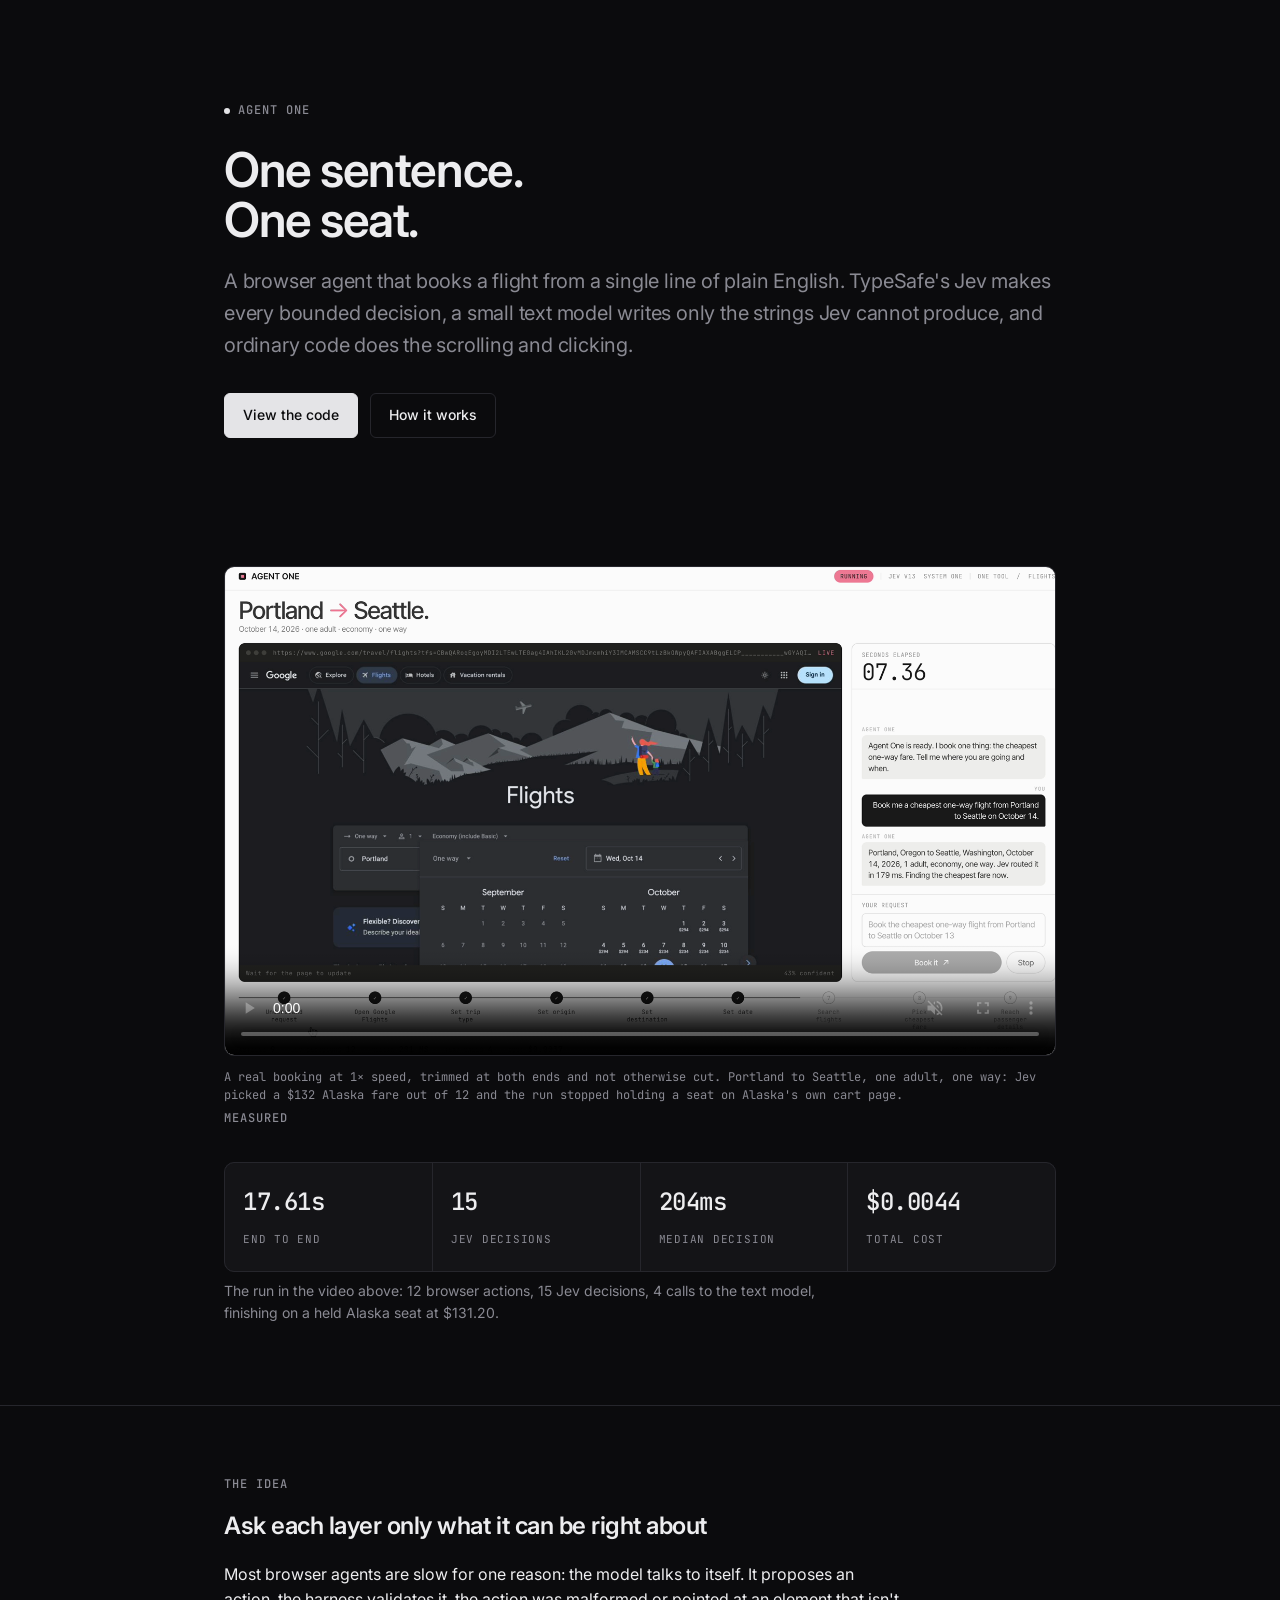
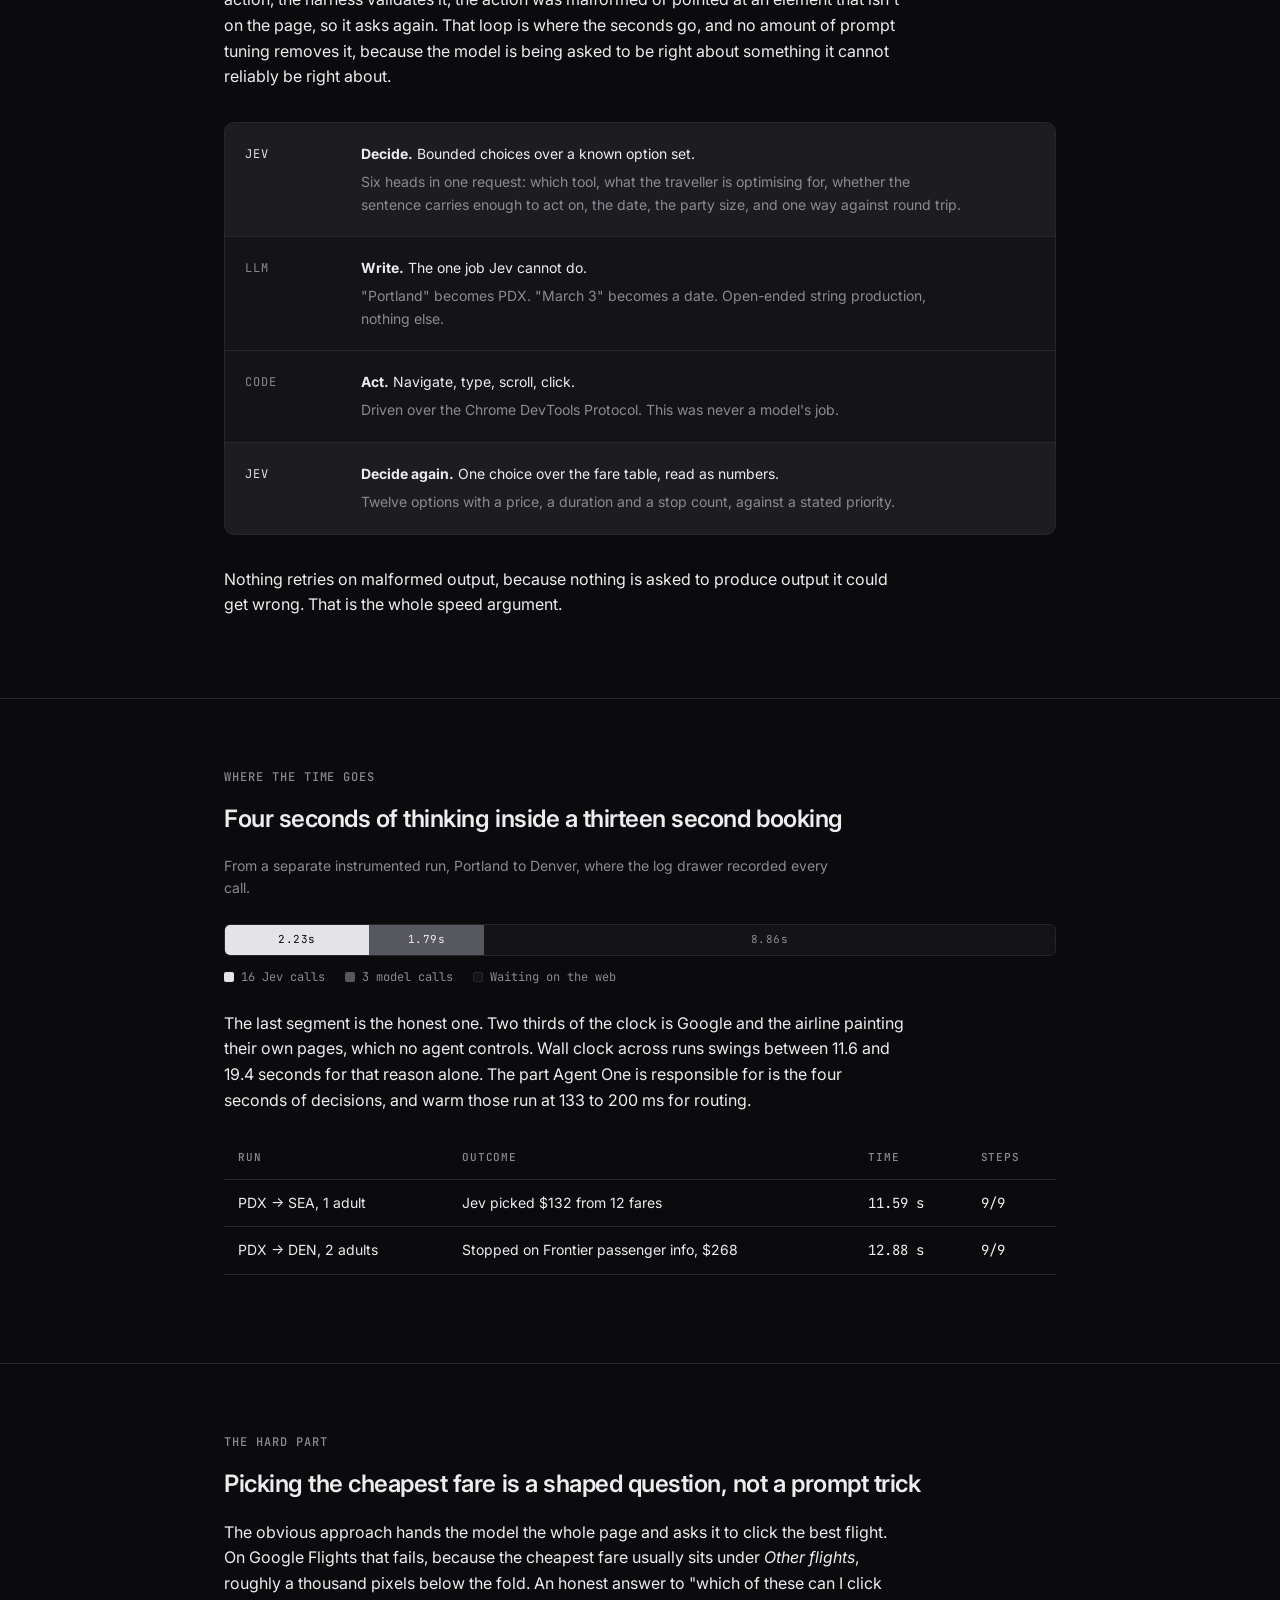
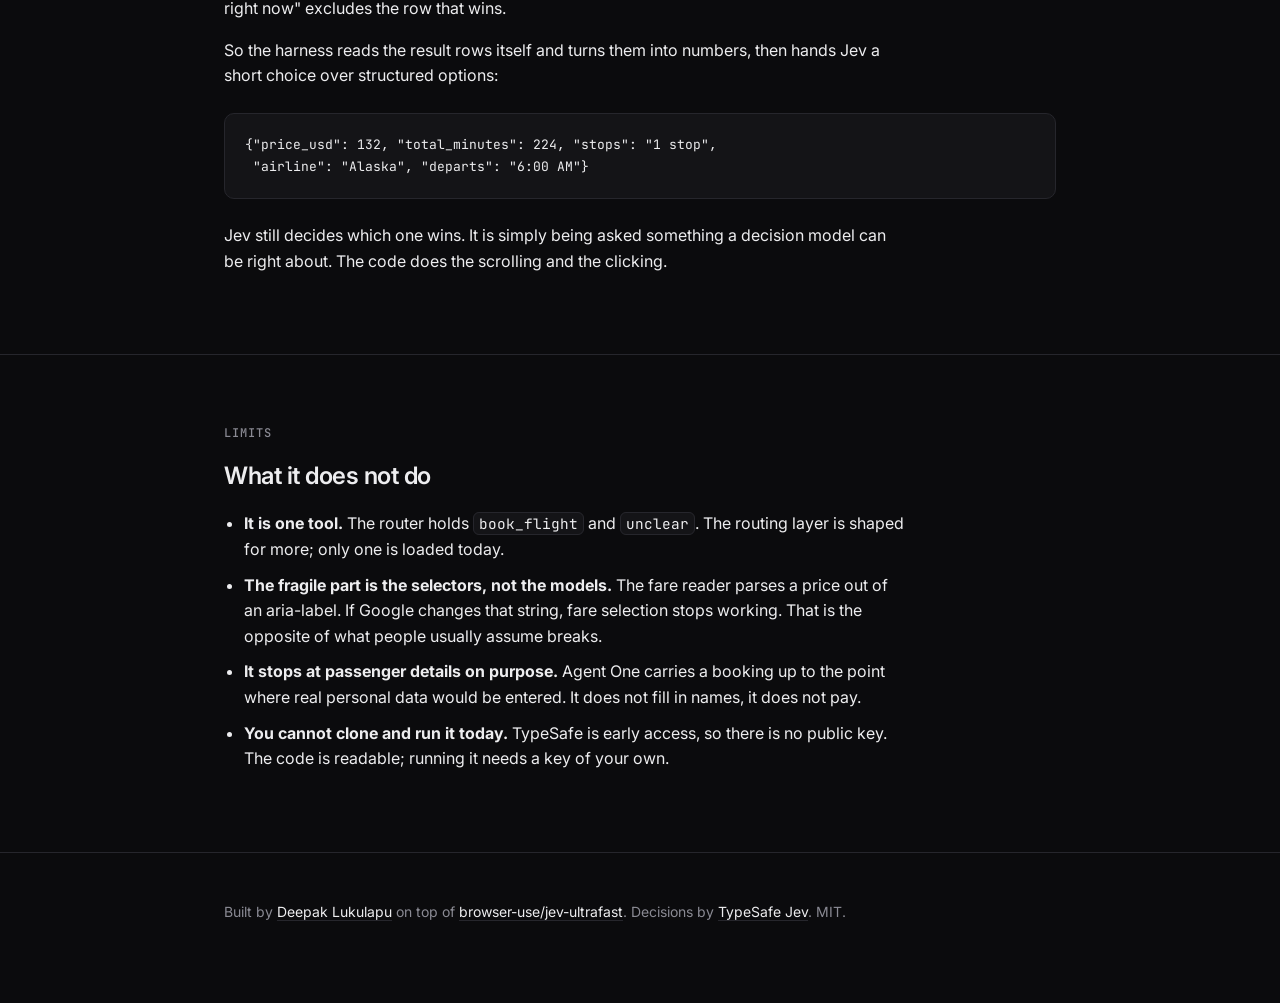
<file: site/index.html>
<!doctype html>
<html lang="en">
<head>
<meta charset="utf-8" />
<meta name="viewport" content="width=device-width, initial-scale=1" />
<title>Agent One</title>
<meta name="description" content="A browser agent that books a flight from one sentence. TypeSafe Jev makes every bounded decision, a small text model only writes strings, and code does the clicking." />
<meta property="og:title" content="Agent One" />
<meta property="og:description" content="Books a flight from one sentence in under 18 seconds, with every bounded decision made by TypeSafe Jev at a 204ms median." />
<meta property="og:type" content="website" />
<link rel="preconnect" href="https://fonts.googleapis.com" />
<link rel="preconnect" href="https://fonts.gstatic.com" crossorigin />
<link href="https://fonts.googleapis.com/css2?family=Inter:wght@400;500;600&family=JetBrains+Mono:wght@400;500&display=swap" rel="stylesheet" />
<style>
  :root {
    --bg: #0B0B0D;
    --surface: #141417;
    --surface-raised: #1C1C21;
    --border: #26262C;
    --text: #EDEDEF;
    --text-muted: #8A8A93;
    --accent: #E4E4E7;
    --sans: "Inter", ui-sans-serif, system-ui, sans-serif;
    --mono: "JetBrains Mono", ui-monospace, SFMono-Regular, monospace;
  }

  * { box-sizing: border-box; }

  html { -webkit-text-size-adjust: 100%; }

  body {
    margin: 0;
    background: var(--bg);
    color: var(--text);
    font-family: var(--sans);
    font-size: 16px;
    line-height: 1.6;
    -webkit-font-smoothing: antialiased;
  }

  .wrap {
    max-width: 880px;
    margin: 0 auto;
    padding: 0 24px;
  }

  /* ---------- type ---------- */

  h1 {
    font-size: 48px;
    line-height: 1.05;
    letter-spacing: -0.03em;
    font-weight: 600;
    margin: 0 0 20px;
  }

  h2 {
    font-size: 24px;
    letter-spacing: -0.02em;
    font-weight: 600;
    margin: 0 0 16px;
  }

  h3 {
    font-size: 16px;
    font-weight: 500;
    margin: 0 0 8px;
  }

  p { margin: 0 0 16px; max-width: 68ch; }

  .lede { font-size: 20px; color: var(--text-muted); letter-spacing: -0.01em; }

  .label {
    font-family: var(--mono);
    font-size: 12px;
    text-transform: uppercase;
    letter-spacing: 0.08em;
    color: var(--text-muted);
    font-weight: 500;
  }

  .muted { color: var(--text-muted); }

  code, .num {
    font-family: var(--mono);
    font-variant-numeric: tabular-nums;
  }

  code {
    font-size: 0.9em;
    background: var(--surface);
    border: 1px solid var(--border);
    border-radius: 6px;
    padding: 1px 5px;
  }

  a { color: var(--text); text-decoration-color: var(--border); text-underline-offset: 3px; }
  a:hover { text-decoration-color: var(--accent); }

  /* ---------- sections ---------- */

  section { padding: 64px 0; border-top: 1px solid var(--border); }
  section:first-of-type { border-top: 0; }

  header.hero { padding: 96px 0 64px; }

  .eyebrow {
    display: inline-flex;
    align-items: center;
    gap: 8px;
    margin-bottom: 24px;
  }

  .dot {
    width: 6px; height: 6px; border-radius: 999px;
    background: var(--accent);
  }

  /* ---------- buttons ---------- */

  .actions { display: flex; flex-wrap: wrap; gap: 12px; margin-top: 32px; }

  .btn {
    display: inline-block;
    padding: 10px 18px;
    border-radius: 6px;
    font-size: 14px;
    font-weight: 500;
    text-decoration: none;
    border: 1px solid var(--border);
    transition: background 140ms ease, border-color 140ms ease;
  }
  .btn-primary { background: var(--accent); color: #0B0B0D; border-color: var(--accent); }
  .btn-primary:hover { background: #fff; }
  .btn-ghost { background: transparent; color: var(--text); }
  .btn-ghost:hover { background: var(--surface); border-color: #35353D; }

  /* ---------- video ---------- */

  figure { margin: 0; }

  .frame {
    border: 1px solid var(--border);
    border-radius: 10px;
    overflow: hidden;
    background: var(--surface);
    line-height: 0;
  }
  .frame video { width: 100%; height: auto; display: block; }

  figcaption {
    font-family: var(--mono);
    font-size: 12px;
    color: var(--text-muted);
    margin-top: 12px;
    line-height: 1.5;
  }

  /* ---------- metrics ---------- */

  .metrics {
    display: grid;
    grid-template-columns: repeat(4, 1fr);
    gap: 1px;
    background: var(--border);
    border: 1px solid var(--border);
    border-radius: 10px;
    overflow: hidden;
    margin: 32px 0 8px;
  }

  .metric { background: var(--surface); padding: 20px 18px; }

  .metric .v {
    font-family: var(--mono);
    font-variant-numeric: tabular-nums;
    font-size: 24px;
    font-weight: 500;
    letter-spacing: -0.02em;
    display: block;
    margin-bottom: 4px;
  }

  .metric .k {
    font-family: var(--mono);
    font-size: 11px;
    text-transform: uppercase;
    letter-spacing: 0.07em;
    color: var(--text-muted);
  }

  /* ---------- bar ---------- */

  .bar {
    display: flex;
    height: 32px;
    border-radius: 6px;
    overflow: hidden;
    border: 1px solid var(--border);
    margin: 24px 0 12px;
  }
  .bar span {
    display: flex;
    align-items: center;
    justify-content: center;
    font-family: var(--mono);
    font-size: 11px;
    letter-spacing: 0.04em;
    white-space: nowrap;
    overflow: hidden;
  }
  .seg-jev  { background: var(--accent); color: #0B0B0D; }
  .seg-llm  { background: #57575F; color: var(--text); }
  .seg-wait { background: var(--surface); color: var(--text-muted); }

  .legend {
    display: flex; flex-wrap: wrap; gap: 20px;
    font-family: var(--mono); font-size: 12px; color: var(--text-muted);
  }
  .legend i { display: inline-block; width: 10px; height: 10px; border-radius: 2px; margin-right: 7px; vertical-align: -1px; }

  /* ---------- diagram ---------- */

  .layers { display: grid; gap: 1px; background: var(--border); border: 1px solid var(--border); border-radius: 10px; overflow: hidden; margin: 32px 0; }
  .layer { background: var(--surface); padding: 20px; display: grid; grid-template-columns: 96px 1fr; gap: 20px; align-items: start; }
  .layer .who { font-family: var(--mono); font-size: 12px; letter-spacing: 0.08em; text-transform: uppercase; color: var(--text-muted); padding-top: 2px; }
  .layer.hi { background: var(--surface-raised); }
  .layer.hi .who { color: var(--accent); }
  .layer p { margin: 0; font-size: 14px; }
  .layer p + p { margin-top: 6px; color: var(--text-muted); }

  /* ---------- table ---------- */

  table { width: 100%; border-collapse: collapse; margin: 24px 0; font-size: 14px; }
  th, td { text-align: left; padding: 12px 14px; border-bottom: 1px solid var(--border); }
  th { font-family: var(--mono); font-size: 11px; text-transform: uppercase; letter-spacing: 0.07em; color: var(--text-muted); font-weight: 500; }
  td.n { font-family: var(--mono); font-variant-numeric: tabular-nums; white-space: nowrap; }

  /* ---------- pre ---------- */

  pre {
    background: var(--surface);
    border: 1px solid var(--border);
    border-radius: 10px;
    padding: 20px;
    overflow-x: auto;
    font-family: var(--mono);
    font-size: 13px;
    line-height: 1.7;
    margin: 24px 0;
  }

  ul { padding-left: 20px; max-width: 68ch; }
  li { margin-bottom: 10px; }

  footer { padding: 48px 0 80px; border-top: 1px solid var(--border); color: var(--text-muted); font-size: 14px; }

  @media (max-width: 720px) {
    h1 { font-size: 32px; }
    .lede { font-size: 17px; }
    header.hero { padding: 64px 0 48px; }
    section { padding: 48px 0; }
    .metrics { grid-template-columns: repeat(2, 1fr); }
    .layer { grid-template-columns: 1fr; gap: 8px; }
    .bar span { font-size: 10px; }
  }
</style>
</head>
<body>

<header class="hero">
  <div class="wrap">
    <div class="eyebrow"><span class="dot"></span><span class="label">Agent One</span></div>
    <h1>One sentence.<br />One seat.</h1>
    <p class="lede">
      A browser agent that books a flight from a single line of plain English. TypeSafe's Jev makes every
      bounded decision, a small text model writes only the strings Jev cannot produce, and ordinary code
      does the scrolling and clicking.
    </p>
    <div class="actions">
      <a class="btn btn-primary" href="https://github.com/saikumardeepak1/agent-one">View the code</a>
      <a class="btn btn-ghost" href="#how">How it works</a>
    </div>
  </div>
</header>

<section>
  <div class="wrap">
    <figure>
      <div class="frame">
        <video src="demo.mp4" poster="poster.png" autoplay muted loop playsinline controls></video>
      </div>
      <figcaption>
        A real booking at 1&times; speed, trimmed at both ends and not otherwise cut.
        Portland to Seattle, one adult, one way: Jev picked a $132 Alaska fare out of 12 and the run
        stopped holding a seat on Alaska's own cart page.
      </figcaption>
    </figure>

    <span class="label">Measured</span>
    <div class="metrics">
      <div class="metric"><span class="v">17.61s</span><span class="k">End to end</span></div>
      <div class="metric"><span class="v">15</span><span class="k">Jev decisions</span></div>
      <div class="metric"><span class="v">204ms</span><span class="k">Median decision</span></div>
      <div class="metric"><span class="v">$0.0044</span><span class="k">Total cost</span></div>
    </div>
    <p class="muted" style="font-size:14px">
      The run in the video above: 12 browser actions, 15 Jev decisions, 4 calls to the text model,
      finishing on a held Alaska seat at $131.20.
    </p>
  </div>
</section>

<section id="how">
  <div class="wrap">
    <span class="label">The idea</span>
    <h2 style="margin-top:12px">Ask each layer only what it can be right about</h2>
    <p>
      Most browser agents are slow for one reason: the model talks to itself. It proposes an action, the
      harness validates it, the action was malformed or pointed at an element that isn't on the page, so it
      asks again. That loop is where the seconds go, and no amount of prompt tuning removes it, because the
      model is being asked to be right about something it cannot reliably be right about.
    </p>

    <div class="layers">
      <div class="layer hi">
        <div class="who">Jev</div>
        <div>
          <p><strong>Decide.</strong> Bounded choices over a known option set.</p>
          <p>Six heads in one request: which tool, what the traveller is optimising for, whether the sentence
          carries enough to act on, the date, the party size, and one way against round trip.</p>
        </div>
      </div>
      <div class="layer">
        <div class="who">LLM</div>
        <div>
          <p><strong>Write.</strong> The one job Jev cannot do.</p>
          <p>"Portland" becomes PDX. "March 3" becomes a date. Open-ended string production, nothing else.</p>
        </div>
      </div>
      <div class="layer">
        <div class="who">Code</div>
        <div>
          <p><strong>Act.</strong> Navigate, type, scroll, click.</p>
          <p>Driven over the Chrome DevTools Protocol. This was never a model's job.</p>
        </div>
      </div>
      <div class="layer hi">
        <div class="who">Jev</div>
        <div>
          <p><strong>Decide again.</strong> One choice over the fare table, read as numbers.</p>
          <p>Twelve options with a price, a duration and a stop count, against a stated priority.</p>
        </div>
      </div>
    </div>

    <p>
      Nothing retries on malformed output, because nothing is asked to produce output it could get wrong.
      That is the whole speed argument.
    </p>
  </div>
</section>

<section>
  <div class="wrap">
    <span class="label">Where the time goes</span>
    <h2 style="margin-top:12px">Four seconds of thinking inside a thirteen second booking</h2>
    <p class="muted" style="font-size:14px">From a separate instrumented run, Portland to Denver,
    where the log drawer recorded every call.</p>

    <div class="bar" role="img" aria-label="Of 12.88 seconds total, 2.23 seconds was Jev, 1.79 seconds was the text model, and 8.86 seconds was waiting for web pages to load.">
      <span class="seg-jev"  style="flex:2.23">2.23s</span>
      <span class="seg-llm"  style="flex:1.79">1.79s</span>
      <span class="seg-wait" style="flex:8.86">8.86s</span>
    </div>
    <div class="legend">
      <span><i style="background:var(--accent)"></i>16 Jev calls</span>
      <span><i style="background:#57575F"></i>3 model calls</span>
      <span><i style="background:var(--surface);border:1px solid var(--border)"></i>Waiting on the web</span>
    </div>

    <p style="margin-top:24px">
      The last segment is the honest one. Two thirds of the clock is Google and the airline painting their
      own pages, which no agent controls. Wall clock across runs swings between 11.6 and 19.4 seconds for
      that reason alone. The part Agent One is responsible for is the four seconds of decisions, and warm
      those run at 133 to 200&nbsp;ms for routing.
    </p>

    <table>
      <thead>
        <tr><th>Run</th><th>Outcome</th><th>Time</th><th>Steps</th></tr>
      </thead>
      <tbody>
        <tr><td>PDX &rarr; SEA, 1 adult</td><td>Jev picked $132 from 12 fares</td><td class="n">11.59 s</td><td class="n">9/9</td></tr>
        <tr><td>PDX &rarr; DEN, 2 adults</td><td>Stopped on Frontier passenger info, $268</td><td class="n">12.88 s</td><td class="n">9/9</td></tr>
      </tbody>
    </table>
  </div>
</section>

<section>
  <div class="wrap">
    <span class="label">The hard part</span>
    <h2 style="margin-top:12px">Picking the cheapest fare is a shaped question, not a prompt trick</h2>
    <p>
      The obvious approach hands the model the whole page and asks it to click the best flight. On Google
      Flights that fails, because the cheapest fare usually sits under <em>Other flights</em>, roughly a
      thousand pixels below the fold. An honest answer to "which of these can I click right now" excludes
      the row that wins.
    </p>
    <p>
      So the harness reads the result rows itself and turns them into numbers, then hands Jev a short choice
      over structured options:
    </p>
<pre>{"price_usd": 132, "total_minutes": 224, "stops": "1 stop",
 "airline": "Alaska", "departs": "6:00 AM"}</pre>
    <p>
      Jev still decides which one wins. It is simply being asked something a decision model can be right
      about. The code does the scrolling and the clicking.
    </p>
  </div>
</section>

<section>
  <div class="wrap">
    <span class="label">Limits</span>
    <h2 style="margin-top:12px">What it does not do</h2>
    <ul>
      <li><strong>It is one tool.</strong> The router holds <code>book_flight</code> and <code>unclear</code>.
      The routing layer is shaped for more; only one is loaded today.</li>
      <li><strong>The fragile part is the selectors, not the models.</strong> The fare reader parses a price
      out of an aria-label. If Google changes that string, fare selection stops working. That is the opposite
      of what people usually assume breaks.</li>
      <li><strong>It stops at passenger details on purpose.</strong> Agent One carries a booking up to the
      point where real personal data would be entered. It does not fill in names, it does not pay.</li>
      <li><strong>You cannot clone and run it today.</strong> TypeSafe is early access, so there is no public
      key. The code is readable; running it needs a key of your own.</li>
    </ul>
  </div>
</section>

<footer>
  <div class="wrap">
    Built by <a href="https://github.com/saikumardeepak1">Deepak Lukulapu</a> on top of
    <a href="https://github.com/browser-use/jev-ultrafast">browser-use/jev-ultrafast</a>.
    Decisions by <a href="https://typesafe.ai">TypeSafe Jev</a>. MIT.
  </div>
</footer>

</body>
</html>
</file>
